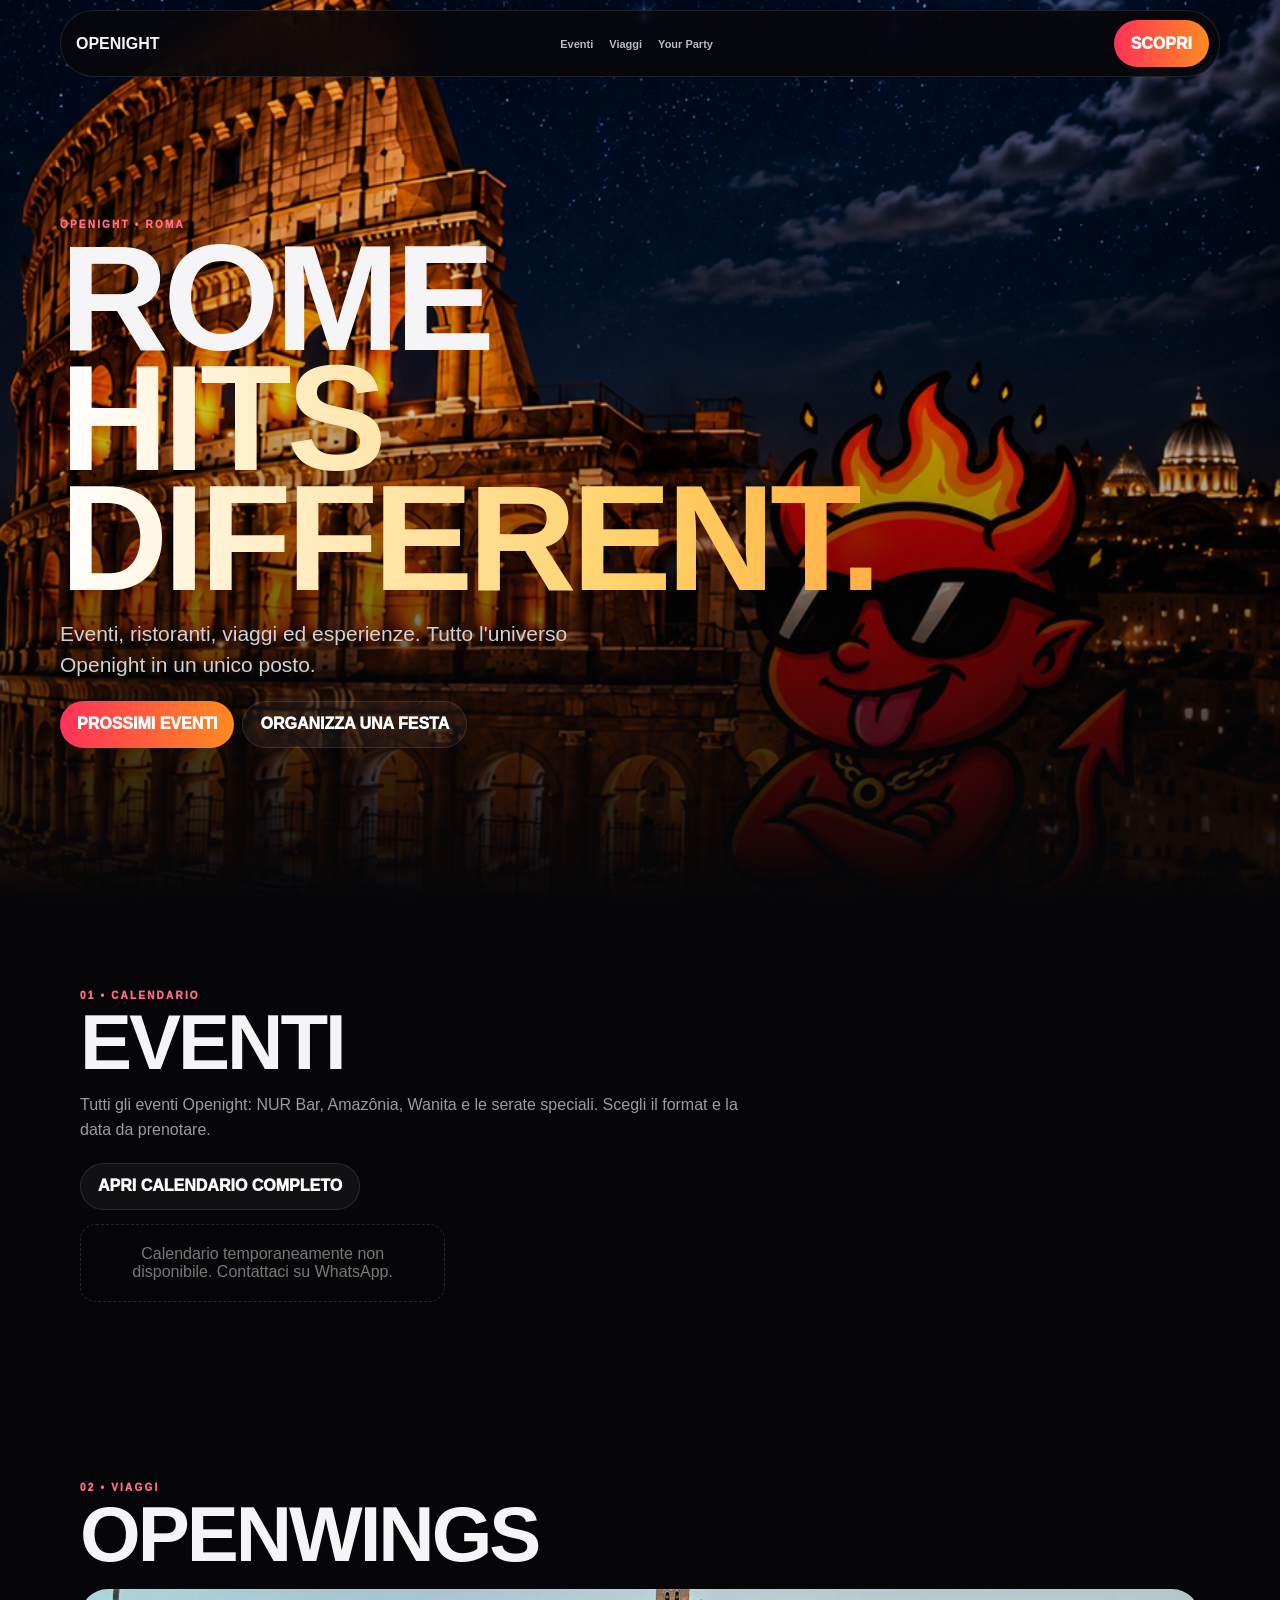
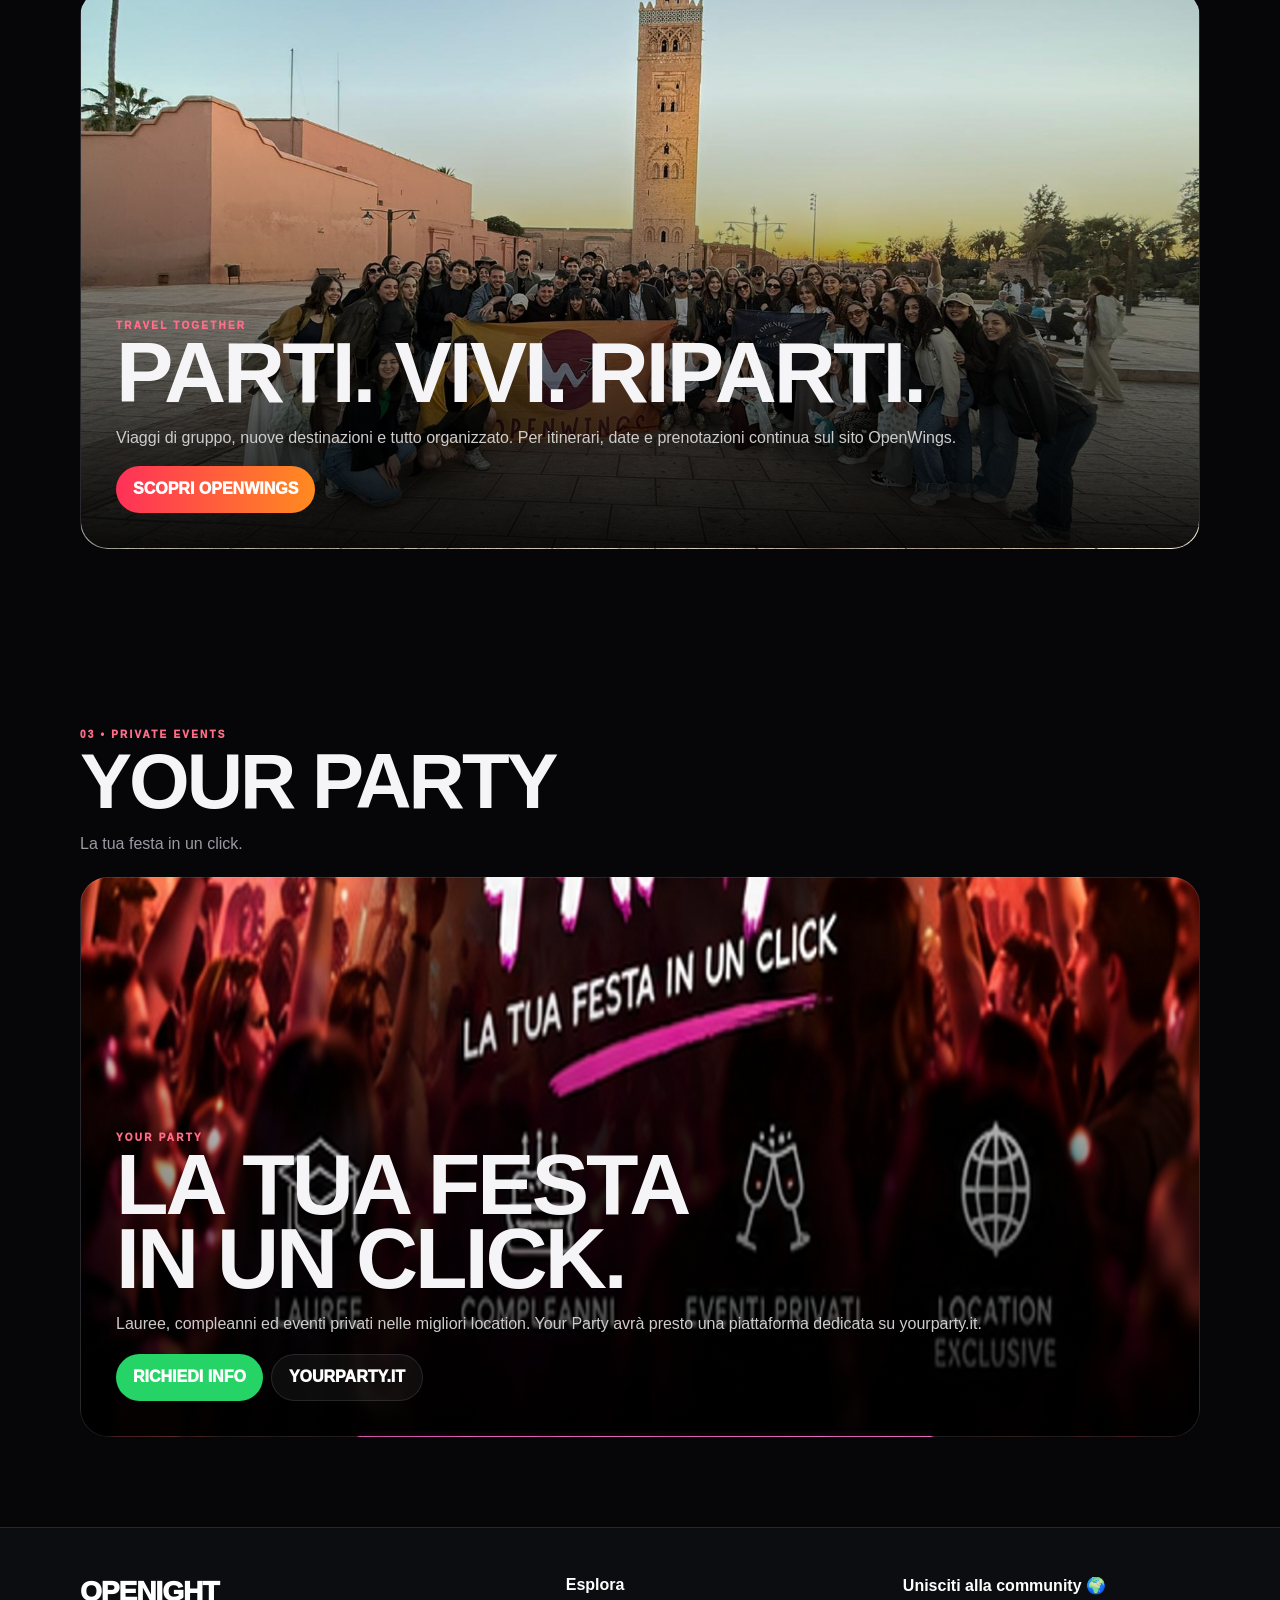
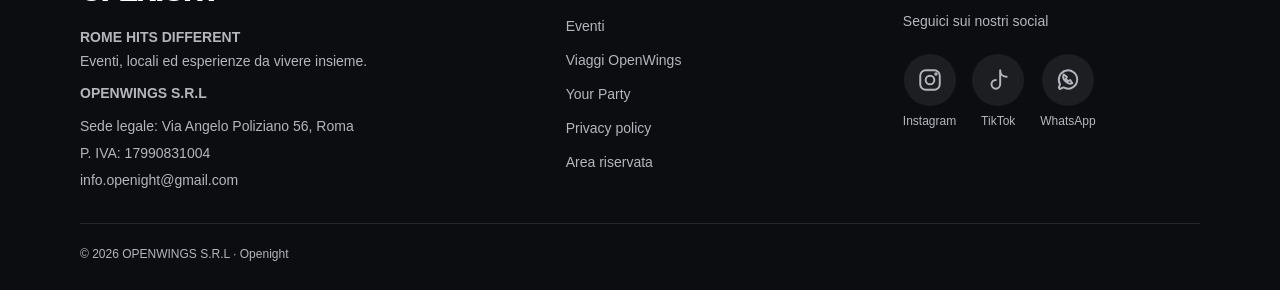
<file: index.html>
<!doctype html>
<html lang="it"><head><meta charset="utf-8"><meta name="viewport" content="width=device-width,initial-scale=1,viewport-fit=cover"><title>OPENIGHT — Roma Hits Different</title>
<style>
:root{--bg:#060608;--panel:#0f1014;--line:#ffffff1b;--txt:#f5f5f7;--muted:#9a9ba3;--red:#ff3159;--orange:#ff8b1f;--green:#36d892}*{box-sizing:border-box}html{scroll-behavior:smooth}body{margin:0;background:var(--bg);color:var(--txt);font-family:Inter,Arial,sans-serif}a{text-decoration:none;color:inherit}button,input,select,textarea{font:inherit}.wrap,section{width:min(100%,1160px);margin:auto}.btn{display:inline-flex;align-items:center;justify-content:center;min-height:47px;padding:12px 17px;border:0;border-radius:999px;background:linear-gradient(90deg,var(--red),var(--orange));color:#fff;font-weight:950;text-transform:uppercase;cursor:pointer}.ghost{background:#ffffff0c;border:1px solid var(--line)}.wa{background:#25D366}.ey{font-size:10px;letter-spacing:2.2px;text-transform:uppercase;font-weight:950;color:#ff6d87}nav{position:fixed;z-index:100;top:10px;left:50%;transform:translateX(-50%);width:calc(100% - 18px);max-width:1160px;display:flex;justify-content:space-between;align-items:center;padding:9px 10px 9px 15px;border:1px solid var(--line);border-radius:999px;background:#07080bdc;backdrop-filter:blur(18px)}.navlinks{display:none;gap:16px;font-size:11px;color:#bbb;font-weight:800}.hero{min-height:100svh;display:flex;align-items:flex-end;padding:95px 15px 36px;background:linear-gradient(180deg,#0001,#0003 44%,#060608 100%),url('./img/hero-colosseo.png') center/cover no-repeat}.hero h1{font-size:clamp(58px,17vw,150px);line-height:.8;letter-spacing:-5px;text-transform:uppercase;margin:8px 0 18px}.hero h1 span{display:block;background:linear-gradient(90deg,#fff,#ffd166,#ff7d14);background-clip:text;color:transparent}.hero p{max-width:580px;color:#d0d0d4;font-size:17px;line-height:1.45}.actions{display:flex;gap:8px;flex-wrap:wrap;margin-top:18px}section{padding:65px 13px}.head{margin-bottom:20px}.head h2{font-size:clamp(40px,12vw,78px);line-height:.9;letter-spacing:-3px;text-transform:uppercase;margin:6px 0}.head p{color:var(--muted);max-width:690px;line-height:1.55}.grid{display:grid;grid-template-columns:1fr;gap:12px}.eventCard{position:relative;min-height:420px;border:1px solid var(--line);border-radius:26px;overflow:hidden;background:#111 center/cover no-repeat;display:flex;align-items:flex-end}.eventCard:after,.macro:after{content:"";position:absolute;inset:0;background:linear-gradient(180deg,#0000 18%,#000e 100%)}.eventInner,.macro .copy{position:relative;z-index:2;padding:20px}.eventMeta{font-size:10px;letter-spacing:1.5px;text-transform:uppercase;color:#ffbd6a;font-weight:900}.eventCard h3{font-size:38px;line-height:.9;letter-spacing:-2px;text-transform:uppercase;margin:7px 0 10px}.eventCard p,.macro p{color:#ccc;line-height:1.48}.chips{display:flex;gap:6px;flex-wrap:wrap;margin:12px 0}.chip{padding:7px 9px;border:1px solid #ffffff24;border-radius:999px;background:#0007;font-size:9px;font-weight:900;text-transform:uppercase}.macro{min-height:560px;border:1px solid var(--line);border-radius:28px;overflow:hidden;position:relative;background:#101014 center/cover no-repeat;display:flex;align-items:flex-end}.macro h3{font-size:clamp(43px,13vw,86px);line-height:.86;letter-spacing:-3px;text-transform:uppercase;margin:5px 0 14px}.amazonia{background-image:url('./img/amazonia.png')}.openwings{background-image:url('./img/openwings.jpeg')}.yourparty{background-image:url('./img/your-party.jpeg')}.subEvents{margin-top:12px;display:grid;gap:8px}.mini{display:grid;grid-template-columns:76px 1fr auto;gap:10px;align-items:center;border:1px solid var(--line);border-radius:15px;background:#0d0e12;padding:10px}.datebox{border-radius:12px;background:#ffffff0b;padding:9px;text-align:center}.datebox b{display:block;font-size:21px}.datebox span{font-size:9px;color:#aaa;text-transform:uppercase}.mini h4{margin:0;font-size:13px}.mini small{display:block;color:#888;margin-top:4px}.empty{padding:20px;border:1px dashed #ffffff22;border-radius:16px;color:#777;text-align:center}footer{padding:55px 15px 95px;text-align:center;color:#777}.modal{display:none;position:fixed;z-index:999;inset:0;background:#000e;padding:12px;overflow:auto}.modal.open{display:flex;align-items:center;justify-content:center}.card{width:min(100%,580px);max-height:94svh;overflow:auto;border:1px solid var(--line);border-radius:25px;background:#111216;padding:21px}.top{display:flex;justify-content:space-between;gap:12px}.top h3{font-size:30px;margin:5px 0 15px}.close{width:42px;height:42px;border-radius:50%;border:1px solid var(--line);background:#ffffff0c;color:#fff}.formGrid{display:grid;grid-template-columns:1fr;gap:8px}.card label{display:block;font-size:10px;color:#aaa;margin:6px 0 4px}.card input,.card textarea{width:100%;padding:13px;border:1px solid var(--line);border-radius:12px;background:#08090c;color:#fff}.privacy{display:flex!important;gap:9px;align-items:flex-start;margin:14px 0!important;line-height:1.4}.privacy input{width:18px;height:18px;flex:0 0 auto}.status{font-size:12px;margin-top:10px;color:#ffca76}@media(min-width:780px){.navlinks{display:flex}.hero{padding:115px 22px 48px}.hero p{font-size:21px}section{padding:90px 20px}.grid.events{grid-template-columns:repeat(3,1fr)}.eventCard{min-height:520px}.macro .copy{padding:35px}.subEvents{grid-template-columns:1fr 1fr}.formGrid.two{grid-template-columns:1fr 1fr}}
</style><style>.choiceGrid{display:grid;gap:10px}.choice{display:block;width:100%;text-align:left;border:1px solid var(--line);border-radius:18px;background:#ffffff08;color:#fff;padding:16px;cursor:pointer}.choice b{display:block;font-size:18px}.choice span{display:block;color:#aaa;font-size:12px;margin-top:6px}.choice:disabled{opacity:.45;cursor:not-allowed}.fieldBlock[hidden]{display:none}</style><style>
.site-footer{border-top:1px solid var(--line);background:#0c0d11;padding:48px 20px 25px;text-align:left;color:#b5b6bd}
.footer-grid{display:grid;grid-template-columns:1.5fr 1fr 1fr;gap:40px;max-width:1120px;margin:auto}
.footer-brand{display:inline-block;font-size:28px;font-weight:950;letter-spacing:-1px;color:#fff;margin-bottom:10px}
.site-footer h2{font-size:16px;color:#fff;margin:0 0 15px}.site-footer p{font-size:14px;line-height:1.7;margin:8px 0}
.site-footer address{font-style:normal;font-size:14px;line-height:1.9;overflow-wrap:anywhere}
.site-footer ul{list-style:none;padding:0;margin:0}.site-footer li a{display:inline-block;padding:9px 0;font-size:14px}
.site-footer a:hover{color:#ffbd6a}.site-footer a:focus-visible{outline:2px solid #ffbd6a;outline-offset:4px}
.footer-bottom{max-width:1120px;margin:30px auto 0;padding-top:20px;border-top:1px solid var(--line);font-size:12px;line-height:1.7}
@media(max-width:700px){.footer-grid{grid-template-columns:1fr;gap:28px}.site-footer{padding:35px 20px 25px}}
</style><style>
.footer-social{display:flex;gap:16px;margin-top:20px;flex-wrap:wrap}.footer-social a{display:flex;align-items:center;flex-direction:column;gap:8px;font-size:12px}.footer-social svg{width:52px;height:52px;padding:13px;border-radius:50%;background:#ffffff12;fill:none;stroke:currentColor;stroke-width:1.8;stroke-linecap:round;stroke-linejoin:round}
.series-open{cursor:pointer}.series-open:focus-visible{outline:3px solid #ffbd6a;outline-offset:4px}.date-list{display:grid;gap:12px}.date-option{padding:15px;border:1px solid var(--line);border-radius:15px}.date-option h4{margin:0 0 12px}.date-option .btn{margin:4px 6px 0 0}.video-link{margin-top:10px}.date-option p{font-size:14px;color:#bbb}.mini .poster{width:100%;height:180px;object-fit:cover;border-radius:10px;margin-bottom:12px}
</style><style>.wanita{isolation:isolate;background-image:url('./img/wanita.jpg');background-position:center;background-size:cover;background-repeat:no-repeat}.wanita .copy{max-width:800px}.wanita .ey{color:#ffd7a1}.wanita h3{font-size:clamp(40px,10vw,86px)}</style><style>.event-brands{display:grid;gap:24px;margin-top:40px}.event-brand{min-width:0;scroll-margin-top:90px}.event-brand .head h2{font-size:38px;letter-spacing:-1px}.event-brand .macro{min-height:400px}.event-brand .macro h3{font-size:clamp(36px,6vw,54px)}@media(min-width:780px){.event-brands{grid-template-columns:1fr 1fr}}@media(max-width:779px){nav .navlinks{display:flex;gap:10px;font-size:10px}nav>.btn{display:none}}</style><style>.calendar-nav{display:flex;align-items:center;justify-content:space-between;margin:18px 0}.season-grid{display:grid;grid-template-columns:repeat(7,minmax(0,1fr));gap:5px}.season-day{min-height:90px;background:#ffffff09;border-radius:8px;padding:5px;min-width:0}.season-day button{display:block;width:100%;text-align:left;background:#ff8b1f20;color:#fff;border:1px solid #ff8b1f55;border-radius:5px;margin-top:6px;padding:5px;overflow-wrap:anywhere;cursor:pointer;font-size:12px}.season-weekday{text-align:center;font-size:11px;color:#aaa}#calendarVenue{width:100%;padding:12px;background:#17181c;color:white;border-radius:10px}#calendarSummary{color:#aaa;font-size:14px}@media(max-width:540px){.season-grid{gap:2px}.season-day{padding:3px;min-height:75px}.season-day button{font-size:10px;padding:3px}.season-day button small{display:none}}</style><style>#customBookingFields select{width:100%;padding:13px;border:1px solid var(--line);border-radius:12px;background:#08090c;color:#fff}#customBookingFields>p{line-height:1.5;color:#bbb}</style></head>
<body>
<nav><a href="#" aria-label="Openight home"><b>OPENIGHT</b></a><div class="navlinks"><a href="#eventi">Eventi</a><a href="#viaggi">Viaggi</a><a href="#yourparty">Your Party</a></div><a class="btn" href="#eventi">Scopri</a></nav>
<header class="hero"><div class="wrap"><div class="ey">OPENIGHT • ROMA</div><h1>Rome <span>Hits Different.</span></h1><p>Eventi, ristoranti, viaggi ed esperienze. Tutto l'universo Openight in un unico posto.</p><div class="actions"><a class="btn" href="#eventi">Prossimi eventi</a><a class="btn ghost" href="#yourparty">Organizza una festa</a></div></div></header>
<section id="eventi"><div class="head"><div class="ey">01 • CALENDARIO</div><h2>EVENTI</h2><p>Tutti gli eventi Openight: NUR Bar, Amazônia, Wanita e le serate speciali. Scegli il format e la data da prenotare.</p></div><div class="actions"><button class="btn ghost" id="openCalendar" type="button">Apri calendario completo</button></div><p id="calendarSummary" aria-live="polite"></p><div id="eventsGrid" class="grid events"><div class="empty">Caricamento eventi…</div></div></section>
<section id="viaggi"><div class="head"><div class="ey">02 • VIAGGI</div><h2>OPENWINGS</h2></div><div class="macro openwings"><div class="copy"><div class="ey">Travel together</div><h3>PARTI. VIVI. RIPARTI.</h3><p>Viaggi di gruppo, nuove destinazioni e tutto organizzato. Per itinerari, date e prenotazioni continua sul sito OpenWings.</p><a id="openwingsLink" class="btn" target="_blank">Scopri OpenWings</a></div></div></section>
<section id="yourparty"><div class="head"><div class="ey">03 • PRIVATE EVENTS</div><h2>YOUR PARTY</h2><p>La tua festa in un click.</p></div><div class="macro yourparty"><div class="copy"><div class="ey">YOUR PARTY</div><h3>LA TUA FESTA<br>IN UN CLICK.</h3><p>Lauree, compleanni ed eventi privati nelle migliori location. Your Party avrà presto una piattaforma dedicata su yourparty.it.</p><div class="actions"><a id="yourPartyWa" class="btn wa" target="_blank">Richiedi info</a><a id="yourPartySite" class="btn ghost" target="_blank">yourparty.it</a></div></div></div></section>
<footer class="site-footer">
 <div class="footer-grid">
  <div>
   <a class="footer-brand" href="./index.html">OPENIGHT</a>
   <p><strong>ROME HITS DIFFERENT</strong><br>Eventi, locali ed esperienze da vivere insieme.</p>
   <p><strong>OPENWINGS S.R.L</strong></p>
   <address>Sede legale: Via Angelo Poliziano 56, Roma<br>P. IVA: 17990831004<br><a href="mailto:info.openight@gmail.com">info.openight@gmail.com</a></address>
  </div>
  <div>
   <h2>Esplora</h2>
   <ul><li><a href="#eventi">Eventi</a></li><li><a href="#viaggi">Viaggi OpenWings</a></li><li><a href="#yourparty">Your Party</a></li><li><a href="./privacy.html">Privacy policy</a></li><li><a href="/login">Area riservata</a></li></ul>
  </div>
  <div>
   <h2>Unisciti alla community 🌍</h2>
   <p>Seguici sui nostri social</p>
   <div class="footer-social">
    <a href="https://www.instagram.com/openight.official/" target="_blank" rel="noopener noreferrer" aria-label="Openight su Instagram"><svg viewBox="0 0 24 24" aria-hidden="true"><rect x="3" y="3" width="18" height="18" rx="5"/><circle cx="12" cy="12" r="4"/><circle cx="17.5" cy="6.5" r=".7"/></svg><span>Instagram</span></a>
    <a href="https://www.tiktok.com/@openight.official" target="_blank" rel="noopener noreferrer" aria-label="Openight su TikTok"><svg viewBox="0 0 24 24" aria-hidden="true"><path d="M14 3v13a4 4 0 1 1-4-4M14 3c0 4 3 6 6 6"/></svg><span>TikTok</span></a>
    <a href="https://wa.me/393520840632" target="_blank" rel="noopener noreferrer" aria-label="Contatta Openight su WhatsApp"><svg viewBox="0 0 24 24" aria-hidden="true"><path d="M20.5 11.5a8.5 8.5 0 0 1-12.6 7.4L3 21l1.6-5.2A8.5 8.5 0 1 1 20.5 11.5Z"/><path d="M8 7c-2 4 4 10 8 8l-2-3-2 1-2-2 1-2Z"/></svg><span>WhatsApp</span></a>
   </div>
  </div>
 </div>
 <div class="footer-bottom">© 2026 OPENWINGS S.R.L · Openight</div>
</footer>
<div class="modal" id="seasonCalendar" role="dialog" aria-modal="true" aria-labelledby="seasonTitle"><div class="card" style="width:min(100%,900px)"><div class="top"><h3 id="seasonTitle">Calendario eventi</h3><button type="button" class="close" id="closeCalendar" aria-label="Chiudi calendario">×</button></div><label for="calendarVenue">Locale</label><select id="calendarVenue"><option value="">Tutti i locali</option></select><div class="calendar-nav"><button type="button" class="btn ghost" id="previousMonth" aria-label="Mese precedente">←</button><h4 id="calendarMonth" aria-live="polite"></h4><button type="button" class="btn ghost" id="nextMonth" aria-label="Mese successivo">→</button></div><div id="seasonGrid" class="season-grid"></div><p id="calendarEmpty" role="status"></p></div></div>
<div class="modal" id="datesModal" role="dialog" aria-modal="true" aria-labelledby="datesTitle"><div class="card"><div class="top"><div><div class="ey">Scegli la data</div><h3 id="datesTitle"></h3></div><button class="close" type="button" id="closeDates" aria-label="Chiudi date">×</button></div><div class="date-list" id="dateList"></div></div></div>
<div class="modal" id="nurOptionsModal" role="dialog" aria-modal="true" aria-labelledby="nurOptionsTitle"><div class="card"><div class="top"><div><div class="ey">NUR BAR</div><h3 id="nurOptionsTitle">Scegli prenotazione</h3></div><button class="close" onclick="closeNurOptions()">×</button></div><div id="nurChoices" class="choiceGrid"></div><div class="status" id="nurOptionsStatus"></div></div></div>
<div class="modal" id="bookingModal" role="dialog" aria-modal="true" aria-labelledby="bookingTitle"><div class="card"><div class="top"><div><div class="ey">PRENOTAZIONE</div><h3 id="bookingTitle">Prenota</h3></div><button class="close" onclick="closeBooking()">×</button></div><form id="bookingForm"><div style="position:absolute;left:-10000px" aria-hidden="true"><label>Sito web<input name="website" tabindex="-1" autocomplete="off"></label></div><input type="hidden" name="eventId" id="eventId"><input type="hidden" name="bookingType" id="bookingType"><div class="fieldBlock" id="tableField" hidden><label>Tavolo richiesto *</label><select name="tableId" id="tableId"><option value="V1">V1 - VIP Privé</option><option value="V2">V2 - VIP Privé</option><option value="V3">V3 - VIP Privé</option><option value="V4">V4 - VIP Privé</option><option value="D1">D1 - Privé</option><option value="D2">D2 - Privé</option><option value="D3">D3 - Privé</option><option value="D4">D4 - Privé</option><option value="D5">D5 - Privé</option><option value="D6">D6 - Privé</option><option value="D7">D7 - Privé</option><option value="D8">D8 - Privé</option><option value="D9">D9 - Privé</option><option value="D10">D10 - Privé</option><option value="D11">D11 - Privé</option><option value="D12">D12 - Privé</option><option value="D13">D13 - Privé</option><option value="D14">D14 - Privé</option></select></div><div class="formGrid two"><div><label>Nome *</label><input name="name" required></div><div><label>Cognome *</label><input name="surname" required></div></div><label>Numero persone *</label><input name="pax" type="number" min="1" max="100" step="1" value="1" required><label>Cellulare *</label><input name="phone" type="tel" required><label>Email *</label><input name="email" type="email" required><label>Note</label><textarea name="notes" rows="3"></textarea><div id="customBookingFields"></div><label class="privacy"><input name="privacy" type="checkbox" required><span>Ho letto l'<a href="./privacy.html" target="_blank" style="text-decoration:underline">informativa privacy</a> e dichiaro di averne preso visione. *</span></label><button class="btn" id="sendBooking" type="submit" style="width:100%">Invia richiesta</button><div class="status" id="bookingStatus"></div></form></div></div>
<script src="./config.js"></script><script src="./common.js?v=20261017fix"></script><script src="./custom-form.js?v=20261017"></script><script src="./public.js?v=20261017forms"></script></body></html>
</file>
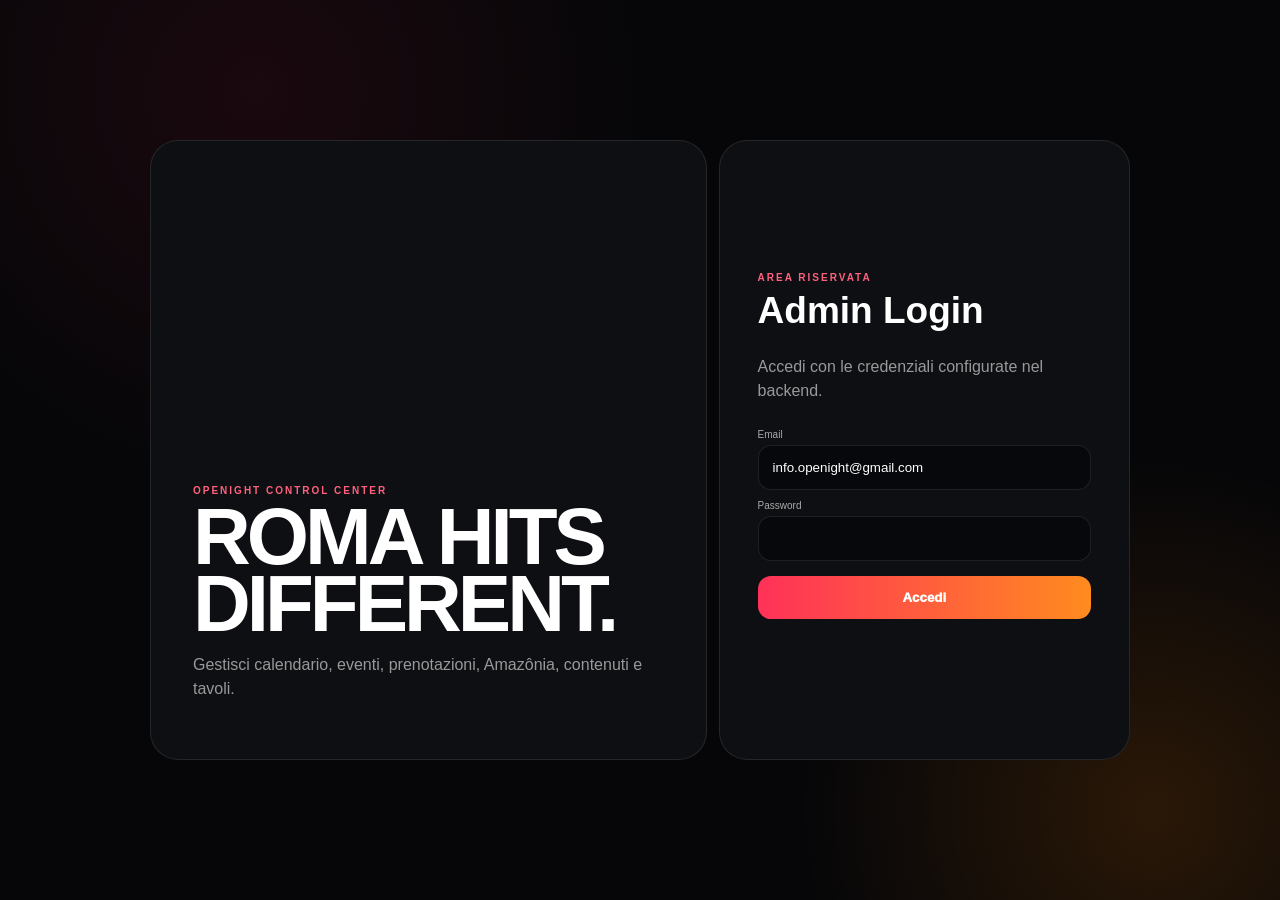
<file: admin.html>
<!doctype html><html lang="it"><head><meta charset="utf-8"><meta name="viewport" content="width=device-width,initial-scale=1,viewport-fit=cover"><title>OPENIGHT Admin</title><style>:root{--bg:#07080b;--panel:#101116;--line:#ffffff14;--muted:#90929b;--red:#ff3159;--orange:#ff8b1f;--green:#48e2a8}*{box-sizing:border-box}body{margin:0;background:var(--bg);color:#f5f5f6;font-family:Inter,Arial,sans-serif}button,input,select,textarea{font:inherit}.side{display:none;position:fixed;inset:0 auto 0 0;width:250px;background:#0b0c10;border-right:1px solid var(--line);padding:18px 14px}.logo{font-weight:1000;font-size:27px;margin:5px 8px 22px}.logo span{color:#ff536f}.nav{display:grid;gap:4px}.nav button{border:0;background:transparent;color:#aaa;text-align:left;padding:12px;border-radius:11px;font-weight:800}.nav button.active,.nav button:hover{background:#ffffff0c;color:#fff}.main{min-height:100svh}.top{position:sticky;top:0;z-index:20;height:66px;display:flex;align-items:center;justify-content:space-between;padding:0 14px;background:#07080be8;backdrop-filter:blur(15px);border-bottom:1px solid var(--line)}.content{padding:18px 13px 85px;max-width:1400px;margin:auto}.page{display:none}.page.active{display:block}.head{display:flex;align-items:flex-end;justify-content:space-between;gap:12px;margin-bottom:18px}.head h1{font-size:34px;letter-spacing:-2px;margin:0}.head p{margin:5px 0;color:var(--muted);font-size:12px}.btn{border:0;border-radius:11px;padding:11px 13px;background:linear-gradient(90deg,var(--red),var(--orange));color:#fff;font-weight:900;cursor:pointer}.ghost{background:#ffffff0a;border:1px solid var(--line)}.grid{display:grid;grid-template-columns:1fr;gap:10px}.cards{grid-template-columns:repeat(2,1fr)}.card{border:1px solid var(--line);border-radius:17px;background:#101116;padding:15px}.metric small{display:block;color:#888;text-transform:uppercase;font-size:9px;letter-spacing:1px;margin-bottom:8px}.metric b{font-size:30px}.metric em{display:block;color:var(--green);font-style:normal;font-size:10px;margin-top:6px}.list{display:grid;gap:8px}.row{display:grid;grid-template-columns:1fr auto;gap:10px;align-items:center;padding:12px;border:1px solid var(--line);border-radius:13px;background:#ffffff05}.row b{font-size:13px}.row span{display:block;color:#888;font-size:10px;margin-top:4px}.badge{padding:6px 8px;border-radius:999px;background:#48e2a818;color:#76f0be;font-size:9px;font-weight:900}.tableWrap{overflow:auto;border:1px solid var(--line);border-radius:15px}.table{min-width:900px;width:100%;border-collapse:collapse}.table th,.table td{padding:11px;border-bottom:1px solid var(--line);font-size:10px;text-align:left}.table th{color:#777;text-transform:uppercase}.formgrid{display:grid;grid-template-columns:1fr;gap:9px}.formcard label{display:block;font-size:9px;color:#999;margin:8px 0 4px}.formcard input,.formcard textarea,.formcard select{width:100%;padding:11px;border:1px solid var(--line);border-radius:10px;background:#090a0d;color:#fff}.calendar{display:grid;grid-template-columns:repeat(7,1fr);gap:4px}.day{min-height:98px;border:1px solid var(--line);border-radius:10px;padding:6px;background:#0d0e12}.day strong{font-size:10px;color:#777}.calEvent{margin-top:5px;padding:5px;border-radius:7px;background:#ff31591e;border:1px solid #ff315932;font-size:8px}.mobile{position:fixed;z-index:30;left:10px;right:10px;bottom:10px;display:grid;grid-template-columns:repeat(4,1fr);gap:4px;padding:6px;border:1px solid var(--line);border-radius:16px;background:#0b0c10ed}.mobile button{border:0;background:transparent;color:#999;padding:9px 2px;font-size:9px;font-weight:900}.mobile button.active{background:#ffffff0c;color:#fff;border-radius:9px}.status{font-size:11px;color:#ffca75;margin-top:10px}@media(min-width:900px){.side{display:block}.main{margin-left:250px}.mobile{display:none}.content{padding:25px 27px}.cards{grid-template-columns:repeat(4,1fr)}.grid.two{grid-template-columns:1.1fr .9fr}.formgrid.two{grid-template-columns:1fr 1fr}}</style><link rel="stylesheet" href="./admin-extra.css"></head><body><aside class="side"><div class="logo">OPEN<span>IGHT</span></div><div class="nav"><button class="active" data-p="dashboard">Dashboard</button><button data-p="calendar">Calendario</button><button data-p="events">Eventi</button><button data-p="bookings">Prenotazioni</button><button data-p="amazonia">Amazônia</button><button data-p="tables">NUR Tavoli</button><button data-p="content">Homepage</button><button data-p="settings">Impostazioni</button></div></aside><main class="main"><div class="top"><b>OPENIGHT ADMIN</b><div><span style="font-size:10px;color:#999">info.openight@gmail.com</span> <button class="btn ghost" onclick="logout()">Esci</button></div></div><div class="content">
<section class="page active" id="dashboard"><div class="head"><div><h1>Dashboard</h1><p>Panoramica Openight.</p></div><button class="btn" onclick="go('events')">+ Nuovo evento</button></div><div class="grid cards"><div class="card metric"><small>Eventi futuri</small><b id="mEvents">—</b><em>Calendario</em></div><div class="card metric"><small>Prenotazioni</small><b id="mBookings">—</b><em>Totale richieste</em></div><div class="card metric"><small>Nuove richieste</small><b id="mFree">—</b><em>Da gestire</em></div><div class="card metric"><small>Tavoli richiesti</small><b id="mTables">—</b><em>NUR</em></div></div><div class="grid two" style="margin-top:10px"><div class="card"><h3>Prossimi eventi</h3><div id="dashEvents" class="list"></div></div><div class="card"><h3>Ultime prenotazioni</h3><div id="dashBookings" class="list"></div></div></div></section>
<section class="page" id="calendar"><div class="head"><div><h1>Calendario</h1><p>Tutte le collaborazioni per data.</p></div><div><button class="btn ghost" onclick="changeMonth(-1)">←</button> <button class="btn ghost" onclick="changeMonth(1)">→</button></div></div><h3 id="monthTitle"></h3><div class="calendar" id="calendarGrid"></div></section>
<section class="page" id="events"><div class="head"><div><h1>Eventi</h1><p>Crea una singola data o una serie settimanale.</p></div></div><div class="grid two"><div class="card formcard"><h3>Nuovo evento / serie</h3><form id="eventForm"><div class="formgrid two"><div><label>Titolo</label><input name="title" required></div><div><label>Locale</label><select name="venueId" id="venueSelect"></select></div><div><label>Format</label><select name="formatId" id="formatSelect"></select></div><div><label>Data iniziale</label><input name="date" type="date" required></div><div><label>Ora inizio</label><input name="startTime" type="time" value="23:00"></div><div><label>Ricorrenza</label><select name="recurrence"><option value="none">Solo questa data</option><option value="weekly">Ogni settimana (scegli la data finale)</option></select></div><div><label>Fino al</label><input name="repeatUntil" type="date"><small>Per tutto l’anno indica il 31 dicembre; massimo 60 date per serie.</small></div><div><label>Tipo prenotazione</label><select name="bookingType"><option value="form">Modulo sito</option><option value="whatsapp">WhatsApp</option><option value="external">Link esterno</option></select></div></div><label>Descrizione</label><textarea name="description" rows="3"></textarea><label for="newImageFile">Carica foto (convertita in WebP)</label><input id="newImageFile" type="file" accept="image/jpeg,image/png,image/webp"><label>Immagine / URL</label><input name="image" placeholder="Carica una foto oppure incolla un URL https"><label>Video YouTube (facoltativo)</label><input name="videoUrl" type="url" placeholder="https://www.youtube.com/watch?v=..."><p>Foto e video vengono applicati a tutte le date della nuova serie.</p><div class="formgrid two"><div><label>CTA label</label><input name="ctaLabel" value="Prenota"></div><div><label>CTA link</label><input name="ctaLink"></div></div><label>Capienza (0 = senza limite)</label><input name="capacity" type="number" min="0" value="0"><label>Categoria</label><select name="category"><option value="eventi">Eventi Openight</option><option value="amazonia">Amazônia</option></select><button class="btn" style="margin-top:12px">Salva evento</button><div id="eventStatus" class="status"></div></form></div><div class="card"><h3>Eventi registrati</h3><p>Una scheda sul sito per ogni serie; prenotazioni separate per data. Dopo aver salvato l’evento, clicca Personalizza modulo nella sua scheda.</p><button type="button" class="btn ghost" id="formatMediaButton">Foto / video dei format</button><div id="eventList" class="list"></div></div></div></section>
<section class="page" id="bookings"><div class="head"><div><h1>Prenotazioni</h1><p>Tutte le richieste dal sito.</p></div></div><div class="tableWrap"><table class="table"><thead><tr><th>ID</th><th>Data</th><th>Evento</th><th>Nome</th><th>Pax</th><th>Telefono</th><th>Email</th><th>Stato</th><th>Note</th><th>Email staff</th></tr></thead><tbody id="bookingRows"></tbody></table></div></section>
<section class="page" id="amazonia"><div class="head"><div><h1>Amazônia</h1><p>Gestisci gli eventi del locale come categoria separata.</p></div><button class="btn" onclick="go('events')">+ Evento Amazônia</button></div><div id="amazoniaList" class="list"></div></section>
<section class="page" id="tables"><div class="head"><div><h1>NUR Tavoli</h1><p>Richieste tavoli per evento/data e registro manuale generale.</p></div></div><div class="card" style="margin-bottom:12px"><h3>Richieste tavoli dal sito</h3><div class="tableWrap"><table class="table"><thead><tr><th>ID</th><th>Data</th><th>Evento</th><th>Tavolo</th><th>Nome</th><th>Pax</th><th>Telefono</th><th>Email</th><th>Stato</th><th>Note</th></tr></thead><tbody id="tableBookingRows"></tbody></table></div></div><div class="tableWrap"><table class="table"><thead><tr><th>Tavolo</th><th>Zona</th><th>Stato</th><th>Nome</th><th>Azione</th></tr></thead><tbody id="tableRows"></tbody></table></div></section>
<section class="page" id="content"><div class="head"><div><h1>Homepage</h1><p>Contenuti principali del sito.</p></div></div><div class="card formcard"><form id="contentForm"><label>Hero titolo</label><input name="hero_title"><label>Hero sottotitolo</label><textarea name="hero_subtitle" rows="2"></textarea><label>Descrizione Amazônia</label><textarea name="amazonia_desc" rows="3"></textarea><label>URL OpenWings</label><input name="openwings_url"><label>URL Your Party</label><input name="yourparty_url"><button class="btn" style="margin-top:12px">Salva contenuti</button><div id="contentStatus" class="status"></div></form></div></section>
<section class="page" id="settings"><div class="head"><div><h1>Impostazioni</h1><p>Contatti del sistema.</p></div></div><div class="card formcard"><form id="settingsForm"><label>Email notifiche</label><input name="notify_email"><label>WhatsApp Openight</label><input name="whatsapp_openight"><label>WhatsApp Your Party</label><input name="whatsapp_yourparty"><button class="btn" style="margin-top:12px">Salva</button><div id="settingsStatus" class="status"></div></form></div></section>
</div></main><div class="mobile"><button class="active" data-p="dashboard">Home</button><button data-p="calendar">Calendar</button><button data-p="events">Eventi</button><button data-p="bookings">Booking</button><button data-p="amazonia">Amazônia</button><button data-p="tables">Tavoli</button><button data-p="content">Homepage</button><button data-p="settings">Impostazioni</button></div><dialog id="mediaDialog" class="media-dialog"><div class="media-heading"><h2>Foto e video</h2><button type="button" id="closeMedia" class="btn ghost">Chiudi</button></div><p id="mediaTitle"></p><label for="mediaScope">Applica a</label><select id="mediaScope"></select><p>Una foto specifica della singola data ha precedenza sulla serie e sul format. I campi vuoti usano il contenuto della serie, del format o dell’evento.</p><label for="mediaFile">Carica foto (JPEG, PNG o WebP)</label><input type="file" id="mediaFile" accept="image/jpeg,image/png,image/webp"><label for="mediaImage">Foto / URL</label><input id="mediaImage" type="text"><img id="mediaPreview" alt="Anteprima locandina" hidden><label for="mediaVideo">Link YouTube</label><input id="mediaVideo" type="url" placeholder="https://www.youtube.com/watch?v=..."><button type="button" id="saveMedia" class="btn">Salva foto e video</button><p id="mediaStatus" role="status"></p></dialog>
<script src="./config.js"></script><script src="./common.js?v=20261017fix"></script><script src="./admin.js?v=20261017forms"></script><script src="./custom-form.js?v=20261017"></script><script src="./form-editor.js?v=20261017"></script></body></html>
</file>
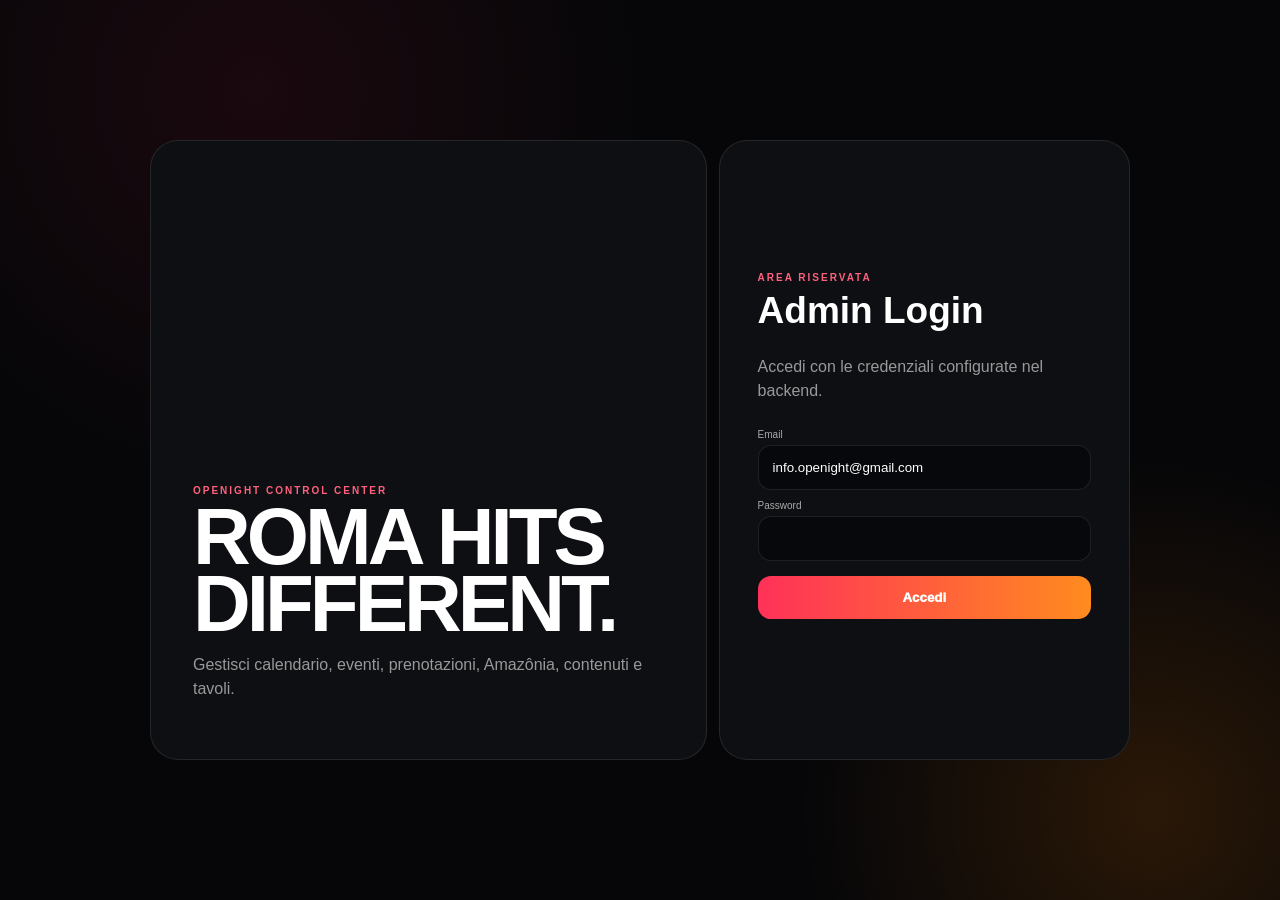
<file: login.html>
<!doctype html><html lang="it"><head><meta charset="utf-8"><meta name="viewport" content="width=device-width,initial-scale=1,viewport-fit=cover"><title>OPENIGHT Admin — Login</title><style>:root{--line:#ffffff18;--red:#ff3159;--orange:#ff8b1f}*{box-sizing:border-box}body{margin:0;min-height:100svh;display:grid;place-items:center;padding:18px;background:radial-gradient(circle at 20% 10%,#6d142b33,transparent 30%),radial-gradient(circle at 90% 90%,#ff810025,transparent 25%),#060608;color:#fff;font-family:Inter,Arial}.box{width:min(100%,980px);display:grid;grid-template-columns:1fr;gap:12px}.visual,.card{border:1px solid var(--line);border-radius:28px;background:#0e0f13}.visual{min-height:300px;padding:28px;display:flex;align-items:flex-end}.visual h1{font-size:56px;line-height:.83;letter-spacing:-4px;margin:8px 0}.ey{font-size:10px;letter-spacing:2px;color:#ff607d;font-weight:900}.visual p,.card p{color:#999;line-height:1.5}.card{padding:25px}.card h2{font-size:37px;margin:7px 0}.card label{display:block;color:#aaa;font-size:10px;margin:10px 0 5px}.card input{width:100%;padding:14px;border:1px solid var(--line);border-radius:13px;background:#07080b;color:#fff}.btn{width:100%;padding:14px;border:0;border-radius:13px;background:linear-gradient(90deg,var(--red),var(--orange));color:#fff;font-weight:950;margin-top:15px}.status{font-size:12px;color:#ff8aa0;margin-top:10px}@media(min-width:760px){.box{grid-template-columns:1.15fr .85fr}.visual{min-height:620px;padding:42px}.visual h1{font-size:80px}.card{display:flex;flex-direction:column;justify-content:center;padding:38px}}</style></head><body><div class="box"><section class="visual"><div><div class="ey">OPENIGHT CONTROL CENTER</div><h1>ROMA HITS<br>DIFFERENT.</h1><p>Gestisci calendario, eventi, prenotazioni, Amazônia, contenuti e tavoli.</p></div></section><section class="card"><div class="ey">AREA RISERVATA</div><h2>Admin Login</h2><p>Accedi con le credenziali configurate nel backend.</p><form id="f"><label>Email</label><input name="email" type="email" value="info.openight@gmail.com" required><label>Password</label><input name="password" type="password" required><button class="btn">Accedi</button><div id="status" class="status"></div></form></section></div><script src="./config.js"></script><script src="./common.js?v=20261017fix"></script><script src="./login.js"></script></body></html>
</file>
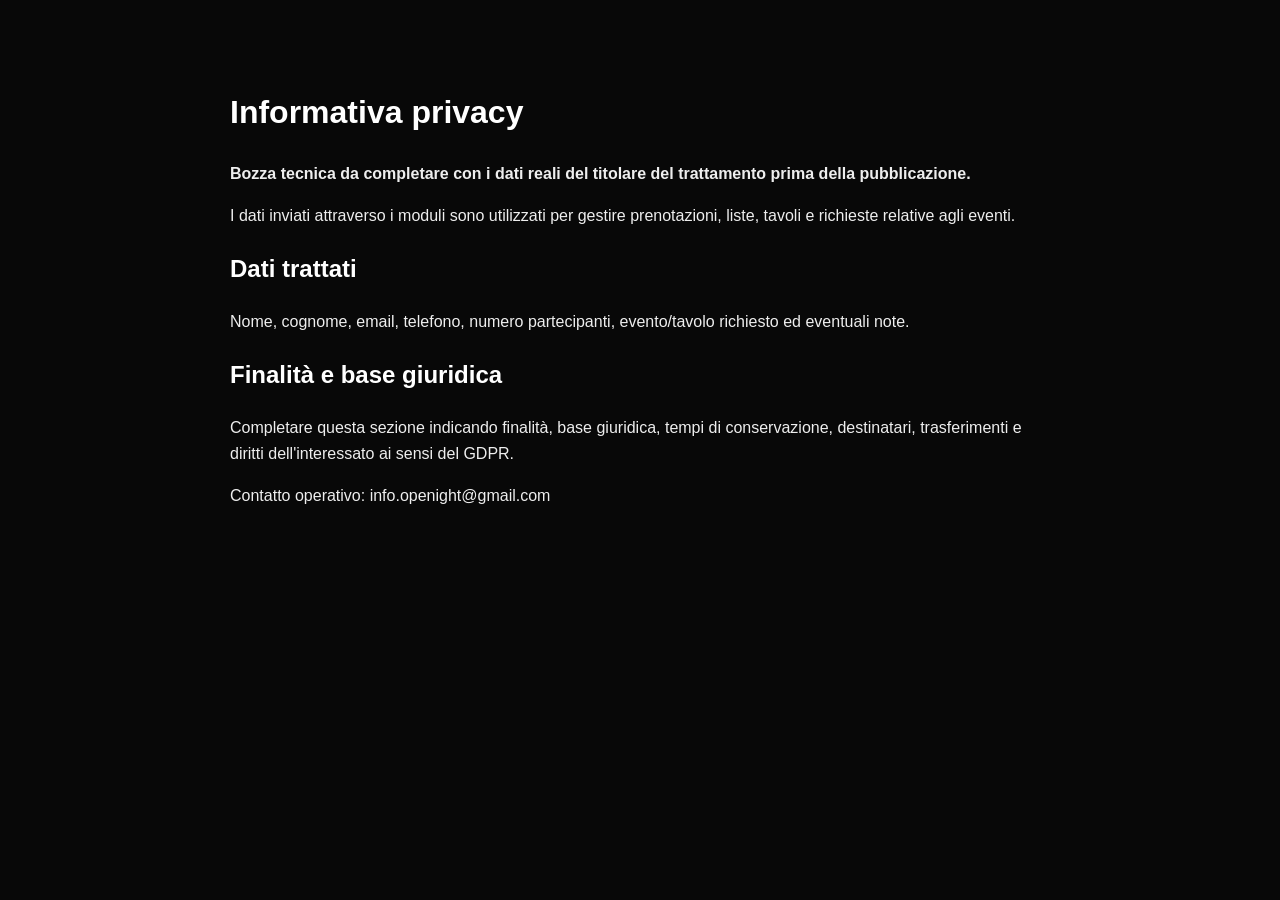
<file: privacy.html>
<!doctype html><html lang="it"><head><meta charset="utf-8"><meta name="viewport" content="width=device-width,initial-scale=1"><title>Privacy — Openight</title><style>body{max-width:820px;margin:45px auto;padding:20px;background:#080808;color:#eee;font:16px/1.65 Arial}h1,h2{color:#fff}a{color:#ff8a00}</style></head><body><h1>Informativa privacy</h1><p><strong>Bozza tecnica da completare con i dati reali del titolare del trattamento prima della pubblicazione.</strong></p><p>I dati inviati attraverso i moduli sono utilizzati per gestire prenotazioni, liste, tavoli e richieste relative agli eventi.</p><h2>Dati trattati</h2><p>Nome, cognome, email, telefono, numero partecipanti, evento/tavolo richiesto ed eventuali note.</p><h2>Finalità e base giuridica</h2><p>Completare questa sezione indicando finalità, base giuridica, tempi di conservazione, destinatari, trasferimenti e diritti dell'interessato ai sensi del GDPR.</p><p>Contatto operativo: info.openight@gmail.com</p></body></html>
</file>
<file: admin-extra.css>
@media(max-width:899px){.content{padding-bottom:145px}.mobile{grid-template-columns:repeat(4,1fr)}.head{flex-wrap:wrap}}
.table select{background:#101116;color:#fff;border:1px solid #ffffff30;border-radius:6px;padding:6px}
button:disabled{opacity:.55;cursor:wait}
</file>
